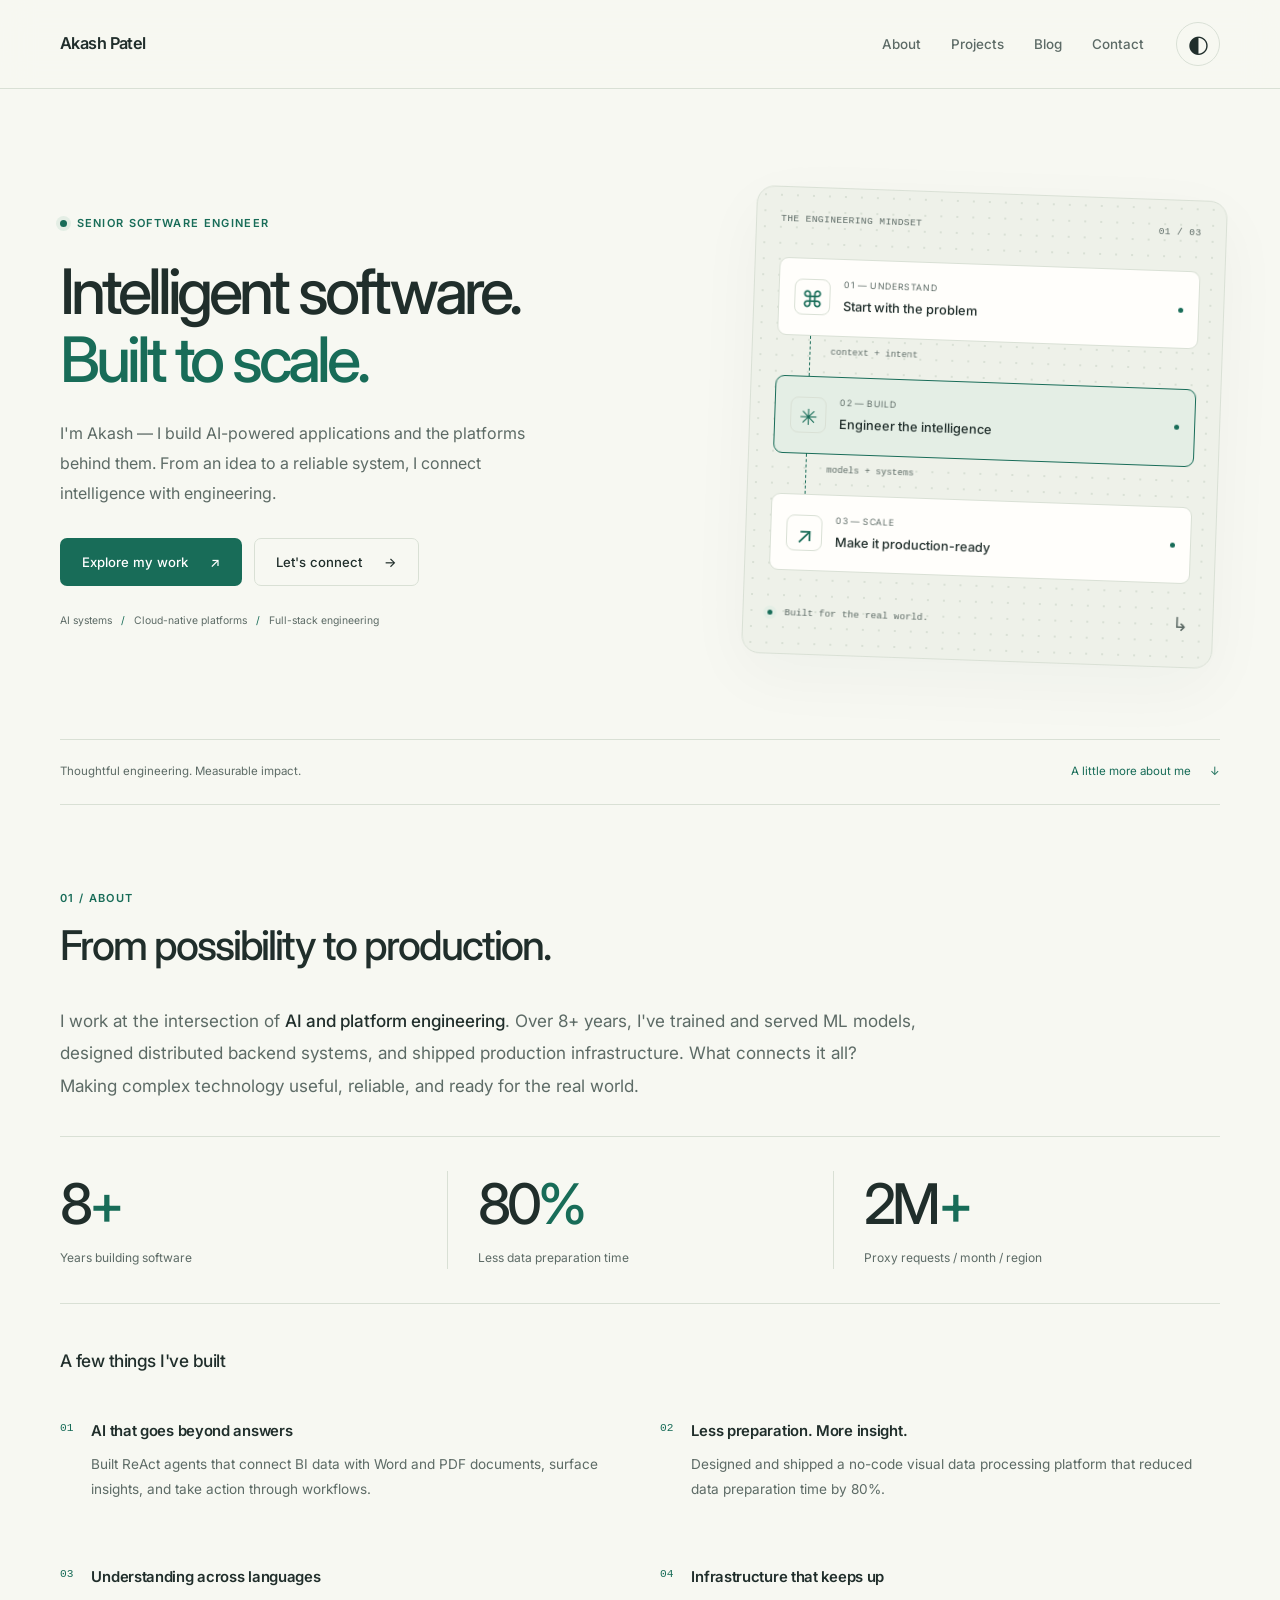
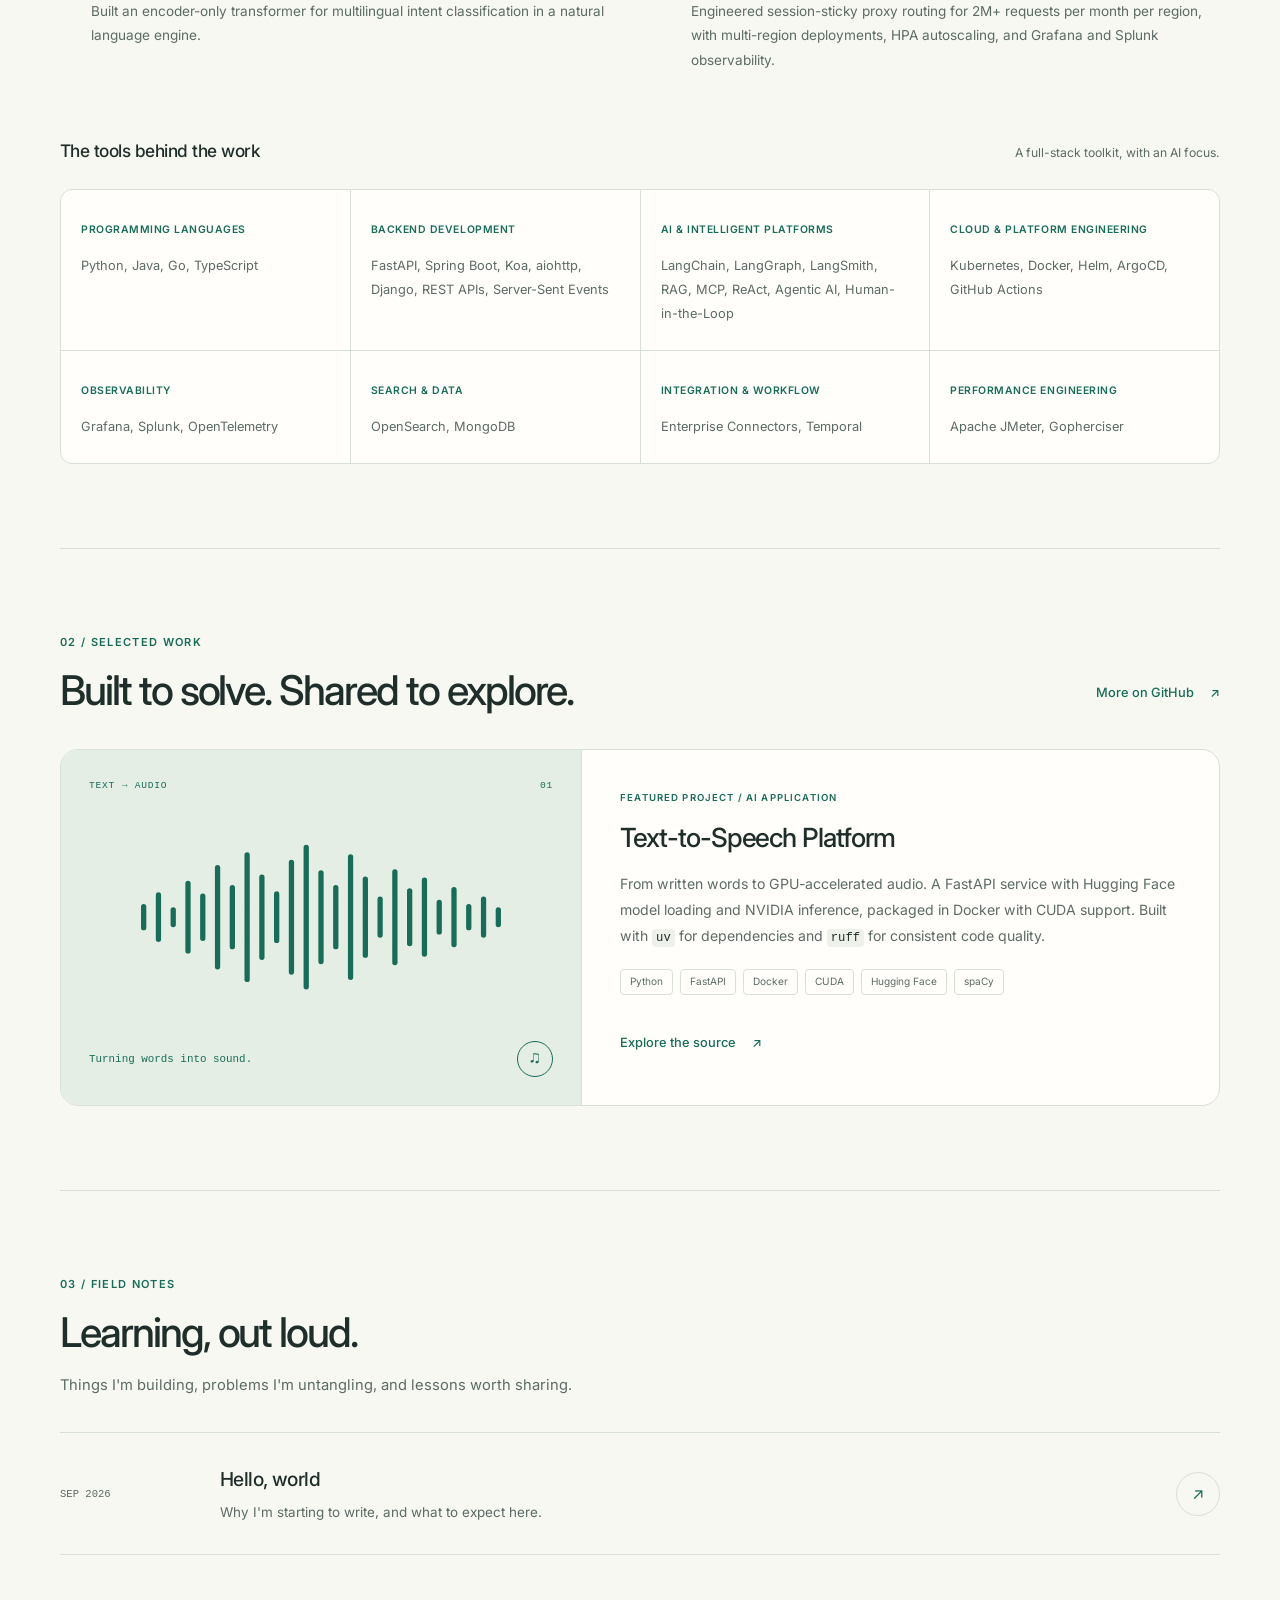
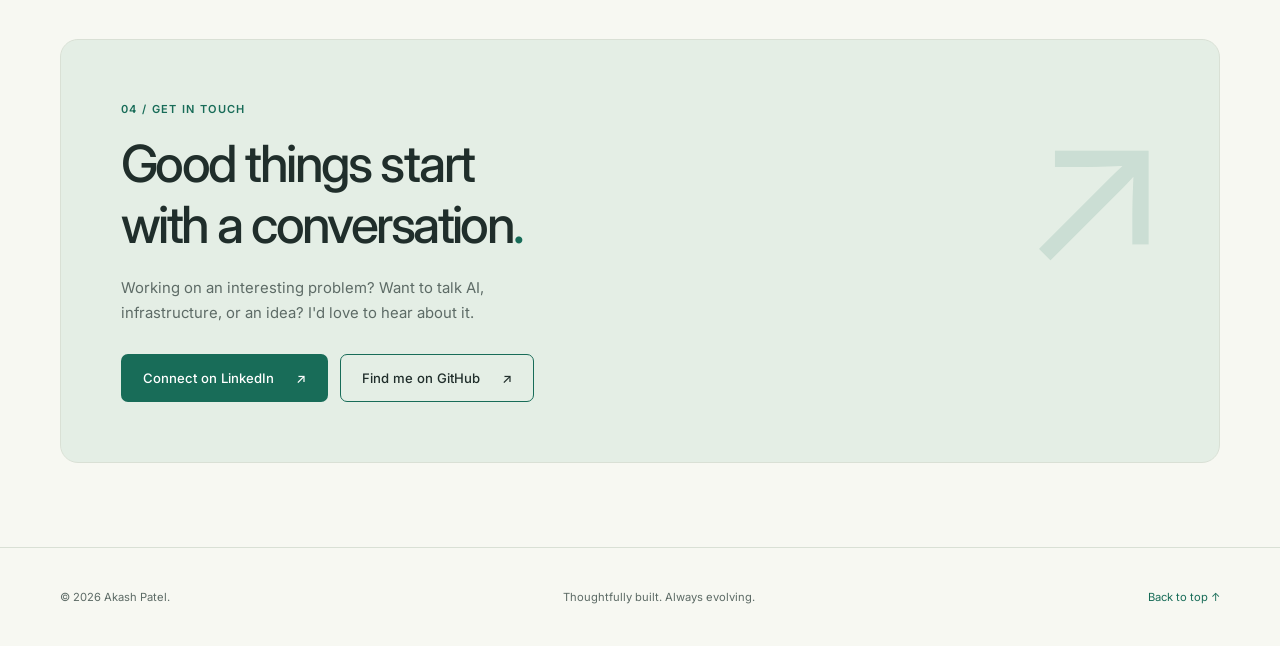
<file: index.html>
<!DOCTYPE html>
<html lang="en">
<head>
  <meta charset="UTF-8" />
  <meta name="viewport" content="width=device-width, initial-scale=1.0" />
  <title>Akash Patel — Software &amp; AI Engineer</title>
  <meta name="description" content="Akash Patel — Senior Software Engineer. Building scalable AI infrastructure and intelligent data platforms." />
  <meta name="color-scheme" content="light dark" />
  <meta name="theme-color" content="#f7f8f2" />
  <link rel="canonical" href="https://akash306.github.io/" />
  <meta property="og:type" content="website" />
  <meta property="og:title" content="Akash Patel — Software &amp; AI Engineer" />
  <meta property="og:description" content="Intelligent software, built to scale. Explore my work in AI, distributed systems, and platform engineering." />
  <meta property="og:url" content="https://akash306.github.io/" />
  <meta name="twitter:card" content="summary" />
  <script src="theme.js"></script>
  <link rel="preconnect" href="https://fonts.googleapis.com" />
  <link rel="preconnect" href="https://fonts.gstatic.com" crossorigin />
  <link href="https://fonts.googleapis.com/css2?family=Inter:wght@400;500;600;700&display=swap" rel="stylesheet" />
  <link rel="stylesheet" href="styles.css" />
</head>
<body>
  <a class="skip-link" href="#top">Skip to content</a>
  <header class="site-header">
    <nav class="nav container" aria-label="Main navigation">
      <a href="#top" class="nav__brand">Akash Patel</a>
      <ul class="nav__links" id="nav-links">
        <li><a href="#about">About</a></li>
        <li><a href="#projects">Projects</a></li>
        <li><a href="#blog">Blog</a></li>
        <li><a href="#contact">Contact</a></li>
      </ul>
      <div class="nav__controls">
        <button class="theme-toggle" type="button" aria-label="Switch to dark theme" hidden><span aria-hidden="true">◐</span></button>
        <button class="nav__toggle" type="button" aria-label="Open navigation" aria-expanded="false" aria-controls="nav-links">
          <span></span><span></span>
        </button>
      </div>
    </nav>
  </header>

  <main id="top" tabindex="-1">
    <!-- Hero -->
    <section class="hero container">
      <div class="hero__content">
        <p class="hero__eyebrow"><span class="status-dot" aria-hidden="true"></span> Senior Software Engineer</p>
        <h1 class="hero__title">Intelligent software.<br><span>Built to scale.</span></h1>
        <p class="hero__subtitle">
          I'm Akash — I build AI-powered applications and the platforms behind them.
          From an idea to a reliable system, I connect intelligence with engineering.
        </p>
        <div class="hero__actions">
          <a href="#projects" class="btn btn--primary">Explore my work <span aria-hidden="true">↗</span></a>
          <a href="#contact" class="btn btn--ghost">Let's connect <span aria-hidden="true">→</span></a>
        </div>
        <p class="hero__note">AI systems <span aria-hidden="true">/</span> Cloud-native platforms <span aria-hidden="true">/</span> Full-stack engineering</p>
      </div>
      <div class="system-visual" aria-hidden="true">
        <div class="system-visual__top"><span>THE ENGINEERING MINDSET</span><span>01 / 03</span></div>
        <div class="system-node"><span class="node-icon">⌘</span><div><small>01 — UNDERSTAND</small><strong>Start with the problem</strong></div><span class="node-dot"></span></div>
        <div class="system-connector"><span>context + intent</span></div>
        <div class="system-node system-node--accent"><span class="node-icon">✳</span><div><small>02 — BUILD</small><strong>Engineer the intelligence</strong></div><span class="node-dot"></span></div>
        <div class="system-connector"><span>models + systems</span></div>
        <div class="system-node"><span class="node-icon">↗</span><div><small>03 — SCALE</small><strong>Make it production-ready</strong></div><span class="node-dot"></span></div>
        <div class="system-visual__bottom"><span class="status-dot"></span> Built for the real world.<span>↳</span></div>
      </div>
      <div class="hero__bottom"><span>Thoughtful engineering. Measurable impact.</span><a href="#about">A little more about me <span aria-hidden="true">↓</span></a></div>
    </section>

    <!-- About -->
    <section id="about" class="section container">
      <div class="section__heading"><p class="section__eyebrow">01 / ABOUT</p><h2 class="section__title">From possibility to production.</h2></div>
      <div class="about">
        <p class="about__intro">
          I work at the intersection of <strong>AI and platform engineering</strong>.
          Over 8+ years, I've trained and served ML models, designed distributed
          backend systems, and shipped production infrastructure. What connects
          it all? Making complex technology useful, reliable, and ready for the real world.
        </p>
        <div class="metrics" aria-label="Career highlights">
          <div class="metric"><strong>8<span>+</span></strong><span>Years building software</span></div>
          <div class="metric"><strong>80<span>%</span></strong><span>Less data preparation time</span></div>
          <div class="metric"><strong>2M<span>+</span></strong><span>Proxy requests / month / region</span></div>
        </div>
        <h3 class="subsection-title">A few things I've built</h3>
        <ul class="about__highlights">
          <li>
            <span class="highlight-number" aria-hidden="true">01</span>
            <div><strong>AI that goes beyond answers</strong><p>Built ReAct agents that connect BI data with Word and PDF documents, surface insights, and take action through workflows.</p></div>
          </li>
          <li>
            <span class="highlight-number" aria-hidden="true">02</span>
            <div><strong>Less preparation. More insight.</strong><p>Designed and shipped a no-code visual data processing platform that reduced data preparation time by 80%.</p></div>
          </li>
          <li>
            <span class="highlight-number" aria-hidden="true">03</span>
            <div><strong>Understanding across languages</strong><p>Built an encoder-only transformer for multilingual intent classification in a natural language engine.</p></div>
          </li>
          <li>
            <span class="highlight-number" aria-hidden="true">04</span>
            <div><strong>Infrastructure that keeps up</strong><p>Engineered session-sticky proxy routing for 2M+ requests per month per region, with multi-region deployments, HPA autoscaling, and Grafana and Splunk observability.</p></div>
          </li>
        </ul>

        <div class="skills">
          <div class="skills__heading"><h3 class="skills__title">The tools behind the work</h3><span>A full-stack toolkit, with an AI focus.</span></div>
          <div class="skills__grid">
            <div class="skills__group">
              <span class="skills__label">Programming Languages</span>
              <p class="skills__list">Python, Java, Go, TypeScript</p>
            </div>
            <div class="skills__group">
              <span class="skills__label">Backend Development</span>
              <p class="skills__list">FastAPI, Spring Boot, Koa, aiohttp, Django, REST APIs, Server-Sent Events</p>
            </div>
            <div class="skills__group">
              <span class="skills__label">AI &amp; Intelligent Platforms</span>
              <p class="skills__list">LangChain, LangGraph, LangSmith, RAG, MCP, ReAct, Agentic AI, Human-in-the-Loop</p>
            </div>
            <div class="skills__group">
              <span class="skills__label">Cloud &amp; Platform Engineering</span>
              <p class="skills__list">Kubernetes, Docker, Helm, ArgoCD, GitHub Actions</p>
            </div>
            <div class="skills__group">
              <span class="skills__label">Observability</span>
              <p class="skills__list">Grafana, Splunk, OpenTelemetry</p>
            </div>
            <div class="skills__group">
              <span class="skills__label">Search &amp; Data</span>
              <p class="skills__list">OpenSearch, MongoDB</p>
            </div>
            <div class="skills__group">
              <span class="skills__label">Integration &amp; Workflow</span>
              <p class="skills__list">Enterprise Connectors, Temporal</p>
            </div>
            <div class="skills__group">
              <span class="skills__label">Performance Engineering</span>
              <p class="skills__list">Apache JMeter, Gopherciser</p>
            </div>
          </div>
        </div>
      </div>
    </section>

    <!-- Projects -->
    <section id="projects" class="section container">
      <div class="section__heading section__heading--split"><div><p class="section__eyebrow">02 / SELECTED WORK</p><h2 class="section__title">Built to solve. Shared to explore.</h2></div><a href="https://github.com/akash306" class="link" target="_blank" rel="noopener noreferrer">More on GitHub <span aria-hidden="true">↗</span><span class="sr-only"> (opens in a new tab)</span></a></div>
      <div class="grid">
        <article class="card">
          <div class="project-visual" aria-hidden="true">
            <div class="project-visual__label"><span>TEXT → AUDIO</span><span>01</span></div>
            <svg class="waveform" viewBox="0 0 360 150" fill="none"><path d="M12 65v20M26 54v42M40 68v14M54 43v64M68 55v40M82 28v94M96 47v56M110 16v118M124 37v76M138 53v44M152 23v104M166 9v132M180 33v84M194 47v56M208 18v114M222 39v72M236 58v34M250 32v86M264 50v50M278 40v70M292 61v28M306 49v52M320 65v20M334 58v34M348 68v14" stroke="currentColor" stroke-width="5" stroke-linecap="round"/></svg>
            <div class="project-visual__footer"><span>Turning words into sound.</span><span class="audio-icon">♫</span></div>
          </div>
          <div class="card__body">
          <p class="section__eyebrow">FEATURED PROJECT / AI APPLICATION</p>
          <h3 class="card__title">Text-to-Speech Platform</h3>
          <p class="card__desc">
            From written words to GPU-accelerated audio. A FastAPI service with
            Hugging Face model loading and NVIDIA inference, packaged in Docker
            with CUDA support. Built with <code>uv</code> for dependencies and
            <code>ruff</code> for consistent code quality.
          </p>
          <ul class="tags">
            <li>Python</li><li>FastAPI</li><li>Docker</li><li>CUDA</li><li>Hugging Face</li><li>spaCy</li>
          </ul>
          <div class="card__links">
            <a href="https://github.com/akash306/text-to-speech" class="link" target="_blank" rel="noopener noreferrer">Explore the source <span aria-hidden="true">↗</span><span class="sr-only"> (opens in a new tab)</span></a>
          </div>
          </div>
        </article>
      </div>
    </section>

    <!-- Blog -->
    <section id="blog" class="section container">
      <div class="section__heading"><p class="section__eyebrow">03 / FIELD NOTES</p><h2 class="section__title">Learning, out loud.</h2><p class="section__description">Things I'm building, problems I'm untangling, and lessons worth sharing.</p></div>
      <ul class="posts">
        <li class="post">
          <a href="posts/hello-world.html">
            <time class="post__date" datetime="2026-09">SEP 2026</time>
            <div class="post__content"><h3 class="post__title">Hello, world</h3><p class="post__excerpt">Why I'm starting to write, and what to expect here.</p></div>
            <span class="post__arrow" aria-hidden="true">↗</span>
          </a>
        </li>
      </ul>
    </section>

    <!-- Contact -->
    <section id="contact" class="section container">
      <div class="contact-panel">
      <p class="section__eyebrow">04 / GET IN TOUCH</p>
      <h2 class="section__title">Good things start<br>with a conversation<span>.</span></h2>
      <p class="contact__text">Working on an interesting problem? Want to talk AI, infrastructure, or an idea? I'd love to hear about it.</p>
      <div class="contact__links">
        <a href="https://www.linkedin.com/in/akash-patel-6670a4119" class="btn btn--primary" target="_blank" rel="noopener noreferrer">Connect on LinkedIn <span aria-hidden="true">↗</span><span class="sr-only"> (opens in a new tab)</span></a>
        <a href="https://github.com/akash306" class="btn btn--ghost" target="_blank" rel="noopener noreferrer">Find me on GitHub <span aria-hidden="true">↗</span><span class="sr-only"> (opens in a new tab)</span></a>
      </div>
      </div>
    </section>
  </main>

  <footer class="site-footer">
    <div class="container footer__inner">
      <p>© <span id="year">2026</span> Akash Patel.</p>
      <p>Thoughtfully built. Always evolving.</p>
      <a href="#top" class="footer__top">Back to top ↑</a>
    </div>
  </footer>

  <script src="script.js"></script>
</body>
</html>
</file>
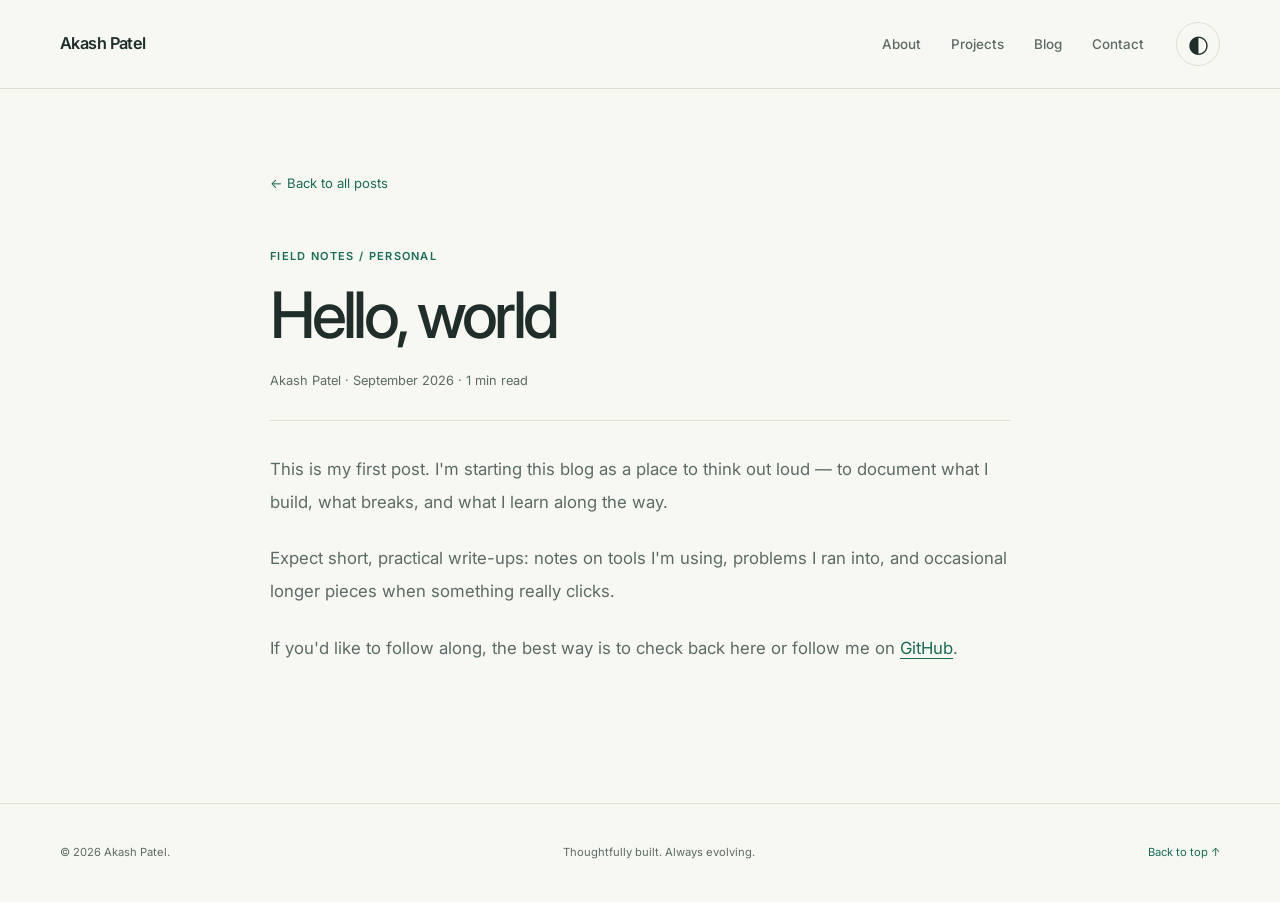
<file: posts/hello-world.html>
<!DOCTYPE html>
<html lang="en">
<head>
  <meta charset="UTF-8" />
  <meta name="viewport" content="width=device-width, initial-scale=1.0" />
  <title>Hello, world — Akash Patel</title>
  <meta name="description" content="Why I'm starting to write, and what to expect here." />
  <meta name="color-scheme" content="light dark" />
  <meta name="theme-color" content="#f7f8f2" />
  <link rel="canonical" href="https://akash306.github.io/posts/hello-world.html" />
  <meta property="og:type" content="article" />
  <meta property="og:title" content="Hello, world — Akash Patel" />
  <meta property="og:description" content="Why I'm starting to write, and what to expect here." />
  <meta property="og:url" content="https://akash306.github.io/posts/hello-world.html" />
  <meta name="twitter:card" content="summary" />
  <script src="../theme.js"></script>
  <link rel="preconnect" href="https://fonts.googleapis.com" />
  <link rel="preconnect" href="https://fonts.gstatic.com" crossorigin />
  <link href="https://fonts.googleapis.com/css2?family=Inter:wght@400;500;600;700&display=swap" rel="stylesheet" />
  <link rel="stylesheet" href="../styles.css" />
</head>
<body>
  <a class="skip-link" href="#top">Skip to content</a>
  <header class="site-header">
    <nav class="nav container" aria-label="Main navigation">
      <a href="../index.html" class="nav__brand">Akash Patel</a>
      <ul class="nav__links" id="nav-links">
        <li><a href="../index.html#about">About</a></li>
        <li><a href="../index.html#projects">Projects</a></li>
        <li><a href="../index.html#blog">Blog</a></li>
        <li><a href="../index.html#contact">Contact</a></li>
      </ul>
      <div class="nav__controls">
        <button class="theme-toggle" type="button" aria-label="Switch to dark theme" hidden><span aria-hidden="true">◐</span></button>
        <button class="nav__toggle" type="button" aria-label="Open navigation" aria-expanded="false" aria-controls="nav-links">
          <span></span><span></span>
        </button>
      </div>
    </nav>
  </header>

  <main id="top" class="article container" tabindex="-1">
    <a href="../index.html#blog" class="article__back">← Back to all posts</a>
    <article>
    <p class="section__eyebrow">FIELD NOTES / PERSONAL</p>
    <h1>Hello, world</h1>
    <p class="article__meta">Akash Patel · <time datetime="2026-09">September 2026</time> · 1 min read</p>

    <div class="article__body">
    <p>
      This is my first post. I'm starting this blog as a place to think out loud —
      to document what I build, what breaks, and what I learn along the way.
    </p>
    <p>
      Expect short, practical write-ups: notes on tools I'm using, problems I ran
      into, and occasional longer pieces when something really clicks.
    </p>
    <p>
      If you'd like to follow along, the best way is to check back here or follow
      me on <a href="https://github.com/akash306" target="_blank" rel="noopener noreferrer">GitHub<span class="sr-only"> (opens in a new tab)</span></a>.
    </p>
    </div>
    </article>
  </main>

  <footer class="site-footer">
    <div class="container footer__inner">
      <p>© <span id="year">2026</span> Akash Patel.</p>
      <p>Thoughtfully built. Always evolving.</p>
      <a href="#top" class="footer__top">Back to top ↑</a>
    </div>
  </footer>

  <script src="../script.js"></script>
</body>
</html>
</file>
<file: styles.css>
:root {
  color-scheme: light;
  --bg: #f7f8f2;
  --surface: #fffefb;
  --bg-soft: #eef1e9;
  --text: #202e2b;
  --text-muted: #5d6b66;
  --border: #d9e0d5;
  --accent: #186c58;
  --accent-soft: #e4eee5;
  --button-text: #ffffff;
  --header-bg: #f7f8f2ed;
  --shadow: 0 20px 65px #24392c0a;
  --radius: 18px;
  --max-width: 1160px;
}

:root[data-theme="dark"] {
  color-scheme: dark;
  --bg: #111c19;
  --surface: #172520;
  --bg-soft: #1d2e27;
  --text: #edf2e8;
  --text-muted: #a8b8af;
  --border: #32483b;
  --accent: #a7d9b1;
  --accent-soft: #253f30;
  --button-text: #152b20;
  --header-bg: #111c19ed;
  --shadow: 0 20px 65px #0000001a;
}

@media (prefers-color-scheme: dark) {
  :root:not([data-theme]) {
    color-scheme: dark;
    --bg: #111c19;
    --surface: #172520;
    --bg-soft: #1d2e27;
    --text: #edf2e8;
    --text-muted: #a8b8af;
    --border: #32483b;
    --accent: #a7d9b1;
    --accent-soft: #253f30;
    --button-text: #152b20;
    --header-bg: #111c19ed;
    --shadow: 0 20px 65px #0000001a;
  }
}

* { box-sizing: border-box; }
html { scroll-behavior: smooth; scroll-padding-top: 104px; }
body {
  margin: 0;
  background: var(--bg);
  color: var(--text);
  font-family: "Inter", -apple-system, BlinkMacSystemFont, "Segoe UI", sans-serif;
  line-height: 1.7;
  -webkit-font-smoothing: antialiased;
}
::selection { background: var(--accent); color: var(--button-text); }
a { color: inherit; text-decoration: none; }
button { font: inherit; color: inherit; cursor: pointer; }
button, a { -webkit-tap-highlight-color: transparent; }
[hidden] { display: none !important; }
:focus-visible { outline: 3px solid var(--accent); outline-offset: 5px; border-radius: 3px; }
.container { width: min(100% - 64px, var(--max-width)); margin-inline: auto; }
.sr-only { position: absolute; width: 1px; height: 1px; padding: 0; margin: -1px; overflow: hidden; clip-path: inset(50%); white-space: nowrap; border: 0; }
.skip-link { position: fixed; top: 12px; left: 16px; z-index: 100; padding: 12px 20px; background: var(--accent); color: var(--button-text); border-radius: 8px; transform: translateY(-180%); }
.skip-link:focus { transform: translateY(0); }

/* Navigation */
.site-header { position: sticky; top: 0; z-index: 50; background: var(--header-bg); backdrop-filter: blur(16px); border-bottom: 1px solid var(--border); }
.nav { min-height: 88px; display: flex; align-items: center; gap: 32px; }
.nav__brand { display: inline-flex; align-items: baseline; gap: 1px; font-size: 1.02rem; font-weight: 600; letter-spacing: -.035em; margin-right: auto; white-space: nowrap; }
.brand-dot { color: var(--accent); }
.nav__links { display: flex; align-items: center; gap: 30px; list-style: none; margin: 0; padding: 0; font-size: .84rem; font-weight: 500; }
.nav__links a { display: inline-flex; align-items: center; min-height: 44px; color: var(--text-muted); position: relative; }
.nav__links a:hover, .nav__links a[aria-current="location"] { color: var(--accent); }
.nav__links a[aria-current="location"]::after { content: ""; position: absolute; bottom: 2px; left: 0; right: 0; height: 2px; background: var(--accent); }
.nav__controls { display: flex; gap: 10px; align-items: center; }
.theme-toggle, .nav__toggle { width: 44px; height: 44px; padding: 0; border: 1px solid var(--border); border-radius: 50%; background: transparent; }
.theme-toggle { display: grid; place-items: center; font-size: 1.5rem; line-height: 1; }
.theme-toggle:hover, .nav__toggle:hover { background: var(--accent-soft); border-color: var(--accent); }
.nav__toggle { display: none; flex-direction: column; justify-content: center; align-items: center; gap: 6px; }
.nav__toggle span { width: 17px; height: 1.5px; background: var(--text); transition: transform .2s; }
.nav__toggle[aria-expanded="true"] span:first-child { transform: translateY(3.75px) rotate(45deg); }
.nav__toggle[aria-expanded="true"] span:last-child { transform: translateY(-3.75px) rotate(-45deg); }

/* Hero and illustrated system diagram */
.hero { display: grid; grid-template-columns: 1.35fr 1fr; align-items: center; gap: 54px; padding-top: 104px; }
.hero__eyebrow, .section__eyebrow { margin: 0 0 24px; font-size: .69rem; font-weight: 600; letter-spacing: .12em; color: var(--accent); text-transform: uppercase; }
.hero__eyebrow { display: flex; align-items: center; gap: 10px; }
.status-dot { display: inline-block; width: 7px; height: 7px; border-radius: 50%; background: var(--accent); flex: 0 0 auto; box-shadow: 0 0 0 4px var(--accent-soft); }
.hero__title { margin: 0; font-size: clamp(2.8rem, 4.9vw, 4.3rem); line-height: 1.09; font-weight: 500; letter-spacing: -.065em; }
.hero__title > span { color: var(--accent); }
.hero__subtitle { color: var(--text-muted); font-size: 1rem; max-width: 49ch; margin: 26px 0 0; line-height: 1.85; }
.hero__actions { display: flex; flex-wrap: wrap; gap: 12px; margin-top: 30px; }
.btn { display: inline-flex; align-items: center; justify-content: center; gap: 22px; min-height: 48px; padding: 11px 21px; border: 1px solid transparent; border-radius: 7px; font-size: .82rem; font-weight: 500; transition: transform .2s, box-shadow .2s, border-color .2s; }
.btn:hover { transform: translateY(-2px); box-shadow: var(--shadow); }
.btn--primary { background: var(--accent); color: var(--button-text); }
.btn--ghost { border-color: var(--border); background: transparent; }
.btn--ghost:hover { border-color: var(--accent); }
.hero__note { color: var(--text-muted); margin-top: 26px; font-size: .65rem; }
.hero__note span { padding: 0 6px; color: var(--accent); }
.system-visual { padding: 24px; border: 1px solid var(--border); border-radius: var(--radius); background-color: var(--bg-soft); background-image: radial-gradient(var(--border) .8px, transparent .8px); background-size: 16px 16px; box-shadow: var(--shadow); transform: rotate(2deg); }
.system-visual__top, .system-visual__bottom, .project-visual__label, .project-visual__footer { display: flex; justify-content: space-between; align-items: center; gap: 12px; font-family: ui-monospace, SFMono-Regular, Menlo, monospace; font-size: .6rem; color: var(--text-muted); }
.system-visual__top { margin-bottom: 30px; letter-spacing: .04em; }
.system-node { display: flex; align-items: center; gap: 13px; padding: 18px 15px; border: 1px solid var(--border); border-radius: 9px; background: var(--surface); }
.system-node--accent { border-color: var(--accent); background: var(--accent-soft); }
.node-icon { width: 36px; height: 36px; display: grid; place-items: center; border: 1px solid var(--border); border-radius: 8px; font-size: 1.4rem; color: var(--accent); flex-shrink: 0; }
.system-node small { display: block; font-size: .55rem; letter-spacing: .07em; color: var(--text-muted); }
.system-node strong { display: block; margin-top: 3px; font-size: .8rem; font-weight: 500; }
.node-dot { width: 5px; height: 5px; margin-left: auto; background: var(--accent); border-radius: 50%; flex-shrink: 0; }
.system-connector { height: 40px; margin-left: 33px; padding: 10px 0 0 20px; border-left: 1px dashed var(--accent); font: .57rem ui-monospace, SFMono-Regular, Menlo, monospace; color: var(--text-muted); }
.system-visual__bottom { margin-top: 26px; justify-content: flex-start; }
.system-visual__bottom > :last-child { margin-left: auto; font-size: 1.2rem; }
.system-visual__bottom .status-dot { width: 5px; height: 5px; }
.hero__bottom { grid-column: 1 / -1; display: flex; justify-content: space-between; gap: 20px; border-top: 1px solid var(--border); padding: 22px 0; margin-top: 24px; font-size: .72rem; color: var(--text-muted); }
.hero__bottom a { color: var(--accent); }
.hero__bottom a span { margin-left: 16px; }

/* About and skills */
.section { padding-block: 84px; border-top: 1px solid var(--border); }
.section__heading { margin-bottom: 34px; }
.section__eyebrow { margin-bottom: 14px; }
.section__title { font-size: clamp(1.9rem, 3.2vw, 2.65rem); font-weight: 500; letter-spacing: -.05em; line-height: 1.2; margin: 0; text-wrap: balance; }
.section__description { color: var(--text-muted); font-size: .92rem; margin: 16px 0 0; }
.about__intro { color: var(--text-muted); font-size: 1.07rem; line-height: 1.9; max-width: 78ch; margin: 0; }
.about__intro strong { color: var(--text); font-weight: 500; }
.metrics { display: grid; grid-template-columns: repeat(3, 1fr); padding-block: 34px; margin-block: 34px 42px; border-block: 1px solid var(--border); }
.metric { display: flex; flex-direction: column; padding-left: 30px; border-left: 1px solid var(--border); }
.metric:first-child { padding-left: 0; border-left: 0; }
.metric > strong { font-size: clamp(2.5rem, 4.5vw, 3.5rem); line-height: 1.2; font-weight: 500; letter-spacing: -.07em; }
.metric > strong > span { color: var(--accent); }
.metric > span { font-size: .75rem; color: var(--text-muted); margin-top: 10px; }
.subsection-title, .skills__title { font-size: 1.08rem; font-weight: 500; letter-spacing: -.03em; margin: 0; }
.about__highlights { list-style: none; padding: 0; margin: 22px 0 0; display: grid; grid-template-columns: repeat(2, 1fr); gap: 22px 40px; }
.about__highlights li { display: flex; gap: 18px; padding: 20px 0; }
.highlight-number { font: .7rem ui-monospace, SFMono-Regular, Menlo, monospace; color: var(--accent); padding-top: 5px; }
.about__highlights strong { font-size: .93rem; font-weight: 600; letter-spacing: -.02em; }
.about__highlights p { color: var(--text-muted); font-size: .85rem; line-height: 1.8; margin: 8px 0 0; }
.skills { margin-top: 44px; }
.skills__heading { display: flex; justify-content: space-between; align-items: baseline; gap: 16px; }
.skills__heading > span { color: var(--text-muted); font-size: .76rem; }
.skills__grid { display: grid; grid-template-columns: repeat(4, minmax(0, 1fr)); gap: 1px; margin-top: 24px; background: var(--border); border: 1px solid var(--border); border-radius: 12px; overflow: hidden; }
.skills__group { padding: 24px 20px; background: var(--surface); }
.skills__label { color: var(--accent); font-size: .65rem; font-weight: 600; letter-spacing: .05em; text-transform: uppercase; }
.skills__list { color: var(--text-muted); font-size: .8rem; line-height: 1.9; margin: 12px 0 0; }

/* Selected project */
.section__heading--split { display: flex; align-items: end; justify-content: space-between; gap: 30px; }
.section__heading--split > .link { flex-shrink: 0; }
.card { display: grid; grid-template-columns: .9fr 1.1fr; overflow: hidden; background: var(--surface); border: 1px solid var(--border); border-radius: var(--radius); transition: box-shadow .2s, border-color .2s; }
.card:hover { border-color: var(--accent); box-shadow: var(--shadow); }
.project-visual { min-height: 355px; display: flex; flex-direction: column; justify-content: space-between; padding: 28px; background: var(--accent-soft); border-right: 1px solid var(--border); }
.project-visual__label { color: var(--accent); letter-spacing: .08em; }
.waveform { width: 100%; max-width: 380px; align-self: center; color: var(--accent); }
.project-visual__footer { color: var(--accent); font-size: .68rem; }
.audio-icon { display: grid; place-items: center; width: 36px; height: 36px; border: 1px solid var(--accent); border-radius: 50%; font-size: 1.1rem; }
.card__body { padding: 38px; align-self: center; }
.card__body .section__eyebrow { font-size: .6rem; }
.card__title { font-size: 1.65rem; font-weight: 500; letter-spacing: -.04em; line-height: 1.3; margin: 0 0 16px; }
.card__desc { color: var(--text-muted); font-size: .88rem; line-height: 1.85; margin: 0 0 20px; }
code { font-family: ui-monospace, SFMono-Regular, Menlo, monospace; font-size: .87em; background: var(--bg-soft); padding: 2px 4px; border-radius: 4px; color: var(--text); }
.tags { display: flex; flex-wrap: wrap; gap: 7px; list-style: none; padding: 0; margin: 0 0 26px; }
.tags li { padding: 3px 9px; font-size: .63rem; color: var(--text-muted); border: 1px solid var(--border); border-radius: 4px; }
.link { display: inline-flex; align-items: center; gap: 16px; min-height: 44px; font-size: .8rem; font-weight: 500; color: var(--accent); }
.link:hover { text-decoration: underline; text-underline-offset: 5px; }

/* Writing and contact */
.posts { list-style: none; padding: 0; margin: 0; }
.post a { display: grid; grid-template-columns: 130px 1fr 44px; align-items: center; gap: 30px; padding: 30px 0; border-block: 1px solid var(--border); }
.post__date { font: .66rem ui-monospace, SFMono-Regular, Menlo, monospace; color: var(--text-muted); }
.post__title { margin: 0; font-size: 1.2rem; font-weight: 500; letter-spacing: -.03em; }
.post__excerpt { font-size: .84rem; color: var(--text-muted); margin: 6px 0 0; }
.post__arrow { display: grid; place-items: center; width: 44px; height: 44px; border-radius: 50%; border: 1px solid var(--border); color: var(--accent); transition: background .2s, transform .2s; }
.post a:hover .post__arrow { background: var(--accent-soft); transform: translate(2px, -2px); }
.post a:hover .post__title { color: var(--accent); }
#contact { border-top: 0; padding-top: 0; }
.contact-panel { position: relative; overflow: hidden; padding: 60px; background: var(--accent-soft); border: 1px solid var(--border); border-radius: var(--radius); }
.contact-panel::after { content: "↗"; position: absolute; right: 50px; top: 38px; color: var(--accent); opacity: .12; font-size: 13rem; line-height: 1; pointer-events: none; }
.contact-panel > * { position: relative; z-index: 1; }
.contact-panel .section__title { font-size: clamp(2.1rem, 4vw, 3.5rem); }
.contact-panel .section__title span { color: var(--accent); }
.contact__text { color: var(--text-muted); font-size: .93rem; max-width: 51ch; margin: 20px 0 28px; }
.contact__links { display: flex; flex-wrap: wrap; gap: 12px; }
.contact__links .btn--ghost { border-color: var(--accent); }
.site-footer { padding: 27px 0; border-top: 1px solid var(--border); font-size: .7rem; color: var(--text-muted); }
.footer__inner { display: flex; justify-content: space-between; align-items: center; gap: 20px; flex-wrap: wrap; }
.site-footer p { margin: 0; }
.footer__top { display: inline-flex; align-items: center; min-height: 44px; color: var(--accent); }

/* Blog article */
.article { max-width: 740px; padding-block: 72px 100px; min-height: calc(100svh - 186px); }
.article__back { display: inline-flex; align-items: center; min-height: 44px; font-size: .82rem; color: var(--accent); }
.article__back:hover { text-decoration: underline; text-underline-offset: 5px; }
.article .section__eyebrow { margin-top: 42px; }
.article h1 { font-size: clamp(2.8rem, 6vw, 4rem); letter-spacing: -.06em; line-height: 1.1; font-weight: 500; margin: 0 0 20px; }
.article__meta { color: var(--text-muted); font-size: .8rem; padding-bottom: 28px; margin-bottom: 32px; border-bottom: 1px solid var(--border); }
.article__body p { color: var(--text-muted); font-size: 1.05rem; line-height: 1.95; margin: 0 0 24px; }
.article__body a { color: var(--accent); text-decoration: underline; text-underline-offset: 4px; }

/* Only animate visible content; nothing depends on animation to be readable. */
@media (prefers-reduced-motion: no-preference) {
  .hero__content { animation: enter .65s ease-out both; }
  @keyframes enter { from { opacity: .5; transform: translateY(10px); } to { opacity: 1; transform: translateY(0); } }
}

@media (max-width: 1000px) {
  .hero { gap: 32px; padding-top: 72px; }
  .system-visual { padding: 20px; transform: none; }
  .system-node { padding: 14px 10px; gap: 9px; }
  .system-node strong { font-size: .7rem; }
  .skills__grid { grid-template-columns: repeat(2, minmax(0, 1fr)); }
  .card__body { padding: 28px; }
}

@media (max-width: 760px) {
  .container { width: calc(100% - 40px); }
  .nav { min-height: 76px; gap: 16px; flex-wrap: wrap; padding-block: 14px; }
  .nav__brand { font-size: .96rem; }
  .nav__controls { margin-left: auto; }
  .nav__links { order: 3; flex-basis: 100%; justify-content: space-between; gap: 12px; }
  .nav--interactive .nav__toggle { display: flex; }
  .nav--interactive .nav__links { display: none; }
  .nav--interactive .nav__links.is-open { display: flex; flex-direction: column; align-items: stretch; gap: 0; padding: 10px 0 4px; }
  .nav--interactive .nav__links a { display: flex; min-height: 48px; padding: 0 12px; border-radius: 6px; }
  .nav--interactive .nav__links a:hover { background: var(--accent-soft); }
  .nav__links a[aria-current="location"]::after { display: none; }
  .hero { grid-template-columns: 1fr; gap: 38px; padding-top: 56px; }
  .hero__title { font-size: clamp(2.8rem, 8.6vw, 4.6rem); }
  .hero__subtitle { max-width: 54ch; }
  .hero__note { font-size: .61rem; }
  .system-visual { max-width: 490px; width: 100%; justify-self: center; padding: 24px; }
  .system-node { padding: 16px; }
  .system-node strong { font-size: .85rem; }
  .hero__bottom { margin-top: 0; font-size: .65rem; }
  .section { padding-block: 56px; }
  .section__heading--split { align-items: start; flex-direction: column; gap: 14px; }
  .about__intro { font-size: .96rem; }
  .metrics { padding-block: 26px; gap: 12px; }
  .metric { padding-left: 16px; }
  .metric > strong { font-size: 2.7rem; }
  .metric > span { font-size: .65rem; }
  .about__highlights { gap: 6px; grid-template-columns: 1fr; }
  .skills__heading { flex-direction: column; gap: 6px; }
  .skills__group { padding: 20px 16px; }
  .card { grid-template-columns: 1fr; }
  .project-visual { min-height: 280px; border-right: 0; border-bottom: 1px solid var(--border); }
  .waveform { max-height: 140px; }
  .post a { grid-template-columns: 1fr 44px; gap: 12px; }
  .post__date { grid-column: 1; }
  .post__content { grid-column: 1; }
  .post__arrow { grid-column: 2; grid-row: 1 / 3; }
  .contact-panel { padding: 34px 26px; }
  .contact-panel::after { right: 12px; top: 28px; font-size: 8rem; }
  .footer__inner { gap: 6px 20px; }
  .footer__inner > p:nth-child(2) { display: none; }
  .article { padding-block: 44px 64px; }
}

@media (max-width: 380px) {
  .hero__title { font-size: 2.5rem; }
  .hero__bottom { flex-direction: column; gap: 8px; }
  .skills__grid { grid-template-columns: 1fr; }
  .metric > strong { font-size: 2.2rem; }
  .metric { padding-left: 10px; }
  .hero__actions .btn, .contact__links .btn { width: 100%; }
}

@media (prefers-reduced-motion: reduce) {
  html { scroll-behavior: auto; }
  *, *::before, *::after { animation: none !important; transition: none !important; }
}
</file>
